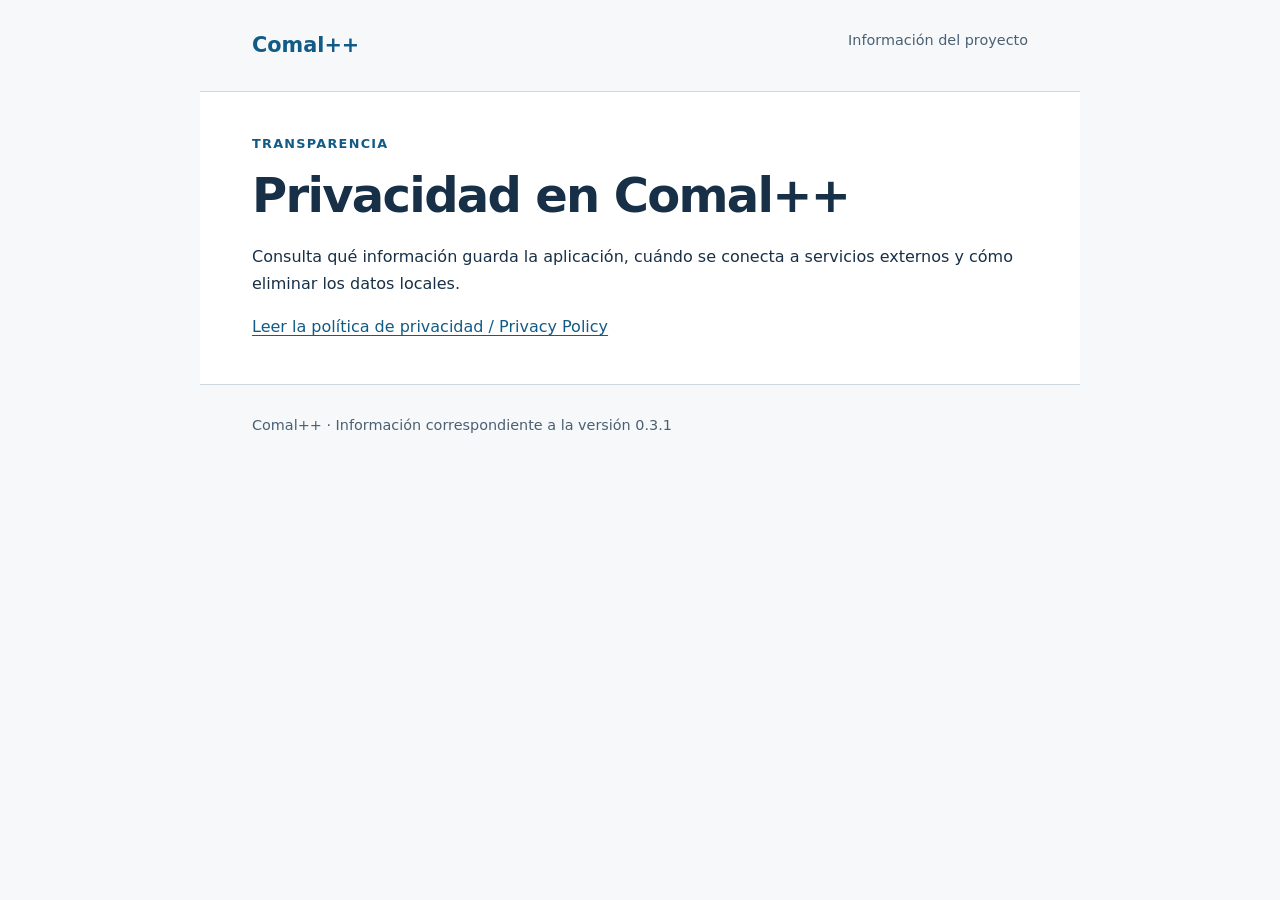
<file: index.html>
<!doctype html>
<html lang="es">
  <head>
    <meta charset="utf-8" />
    <meta name="viewport" content="width=device-width, initial-scale=1" />
    <meta name="referrer" content="no-referrer" />
    <meta
      http-equiv="Content-Security-Policy"
      content="default-src 'none'; style-src 'self'; base-uri 'none'; form-action 'none'"
    />
    <title>Comal++ · Privacidad</title>
    <link rel="stylesheet" href="style.css" />
  </head>
  <body>
    <header><a href="./">Comal++</a><span>Información del proyecto</span></header>
    <main>
      <p class="eyebrow">Transparencia</p>
      <h1>Privacidad en Comal++</h1>
      <p>
        Consulta qué información guarda la aplicación, cuándo se conecta a servicios externos y cómo
        eliminar los datos locales.
      </p>
      <p><a href="privacy/">Leer la política de privacidad / Privacy Policy</a></p>
    </main>
    <footer>Comal++ · Información correspondiente a la versión 0.3.1</footer>
  </body>
</html>
</file>
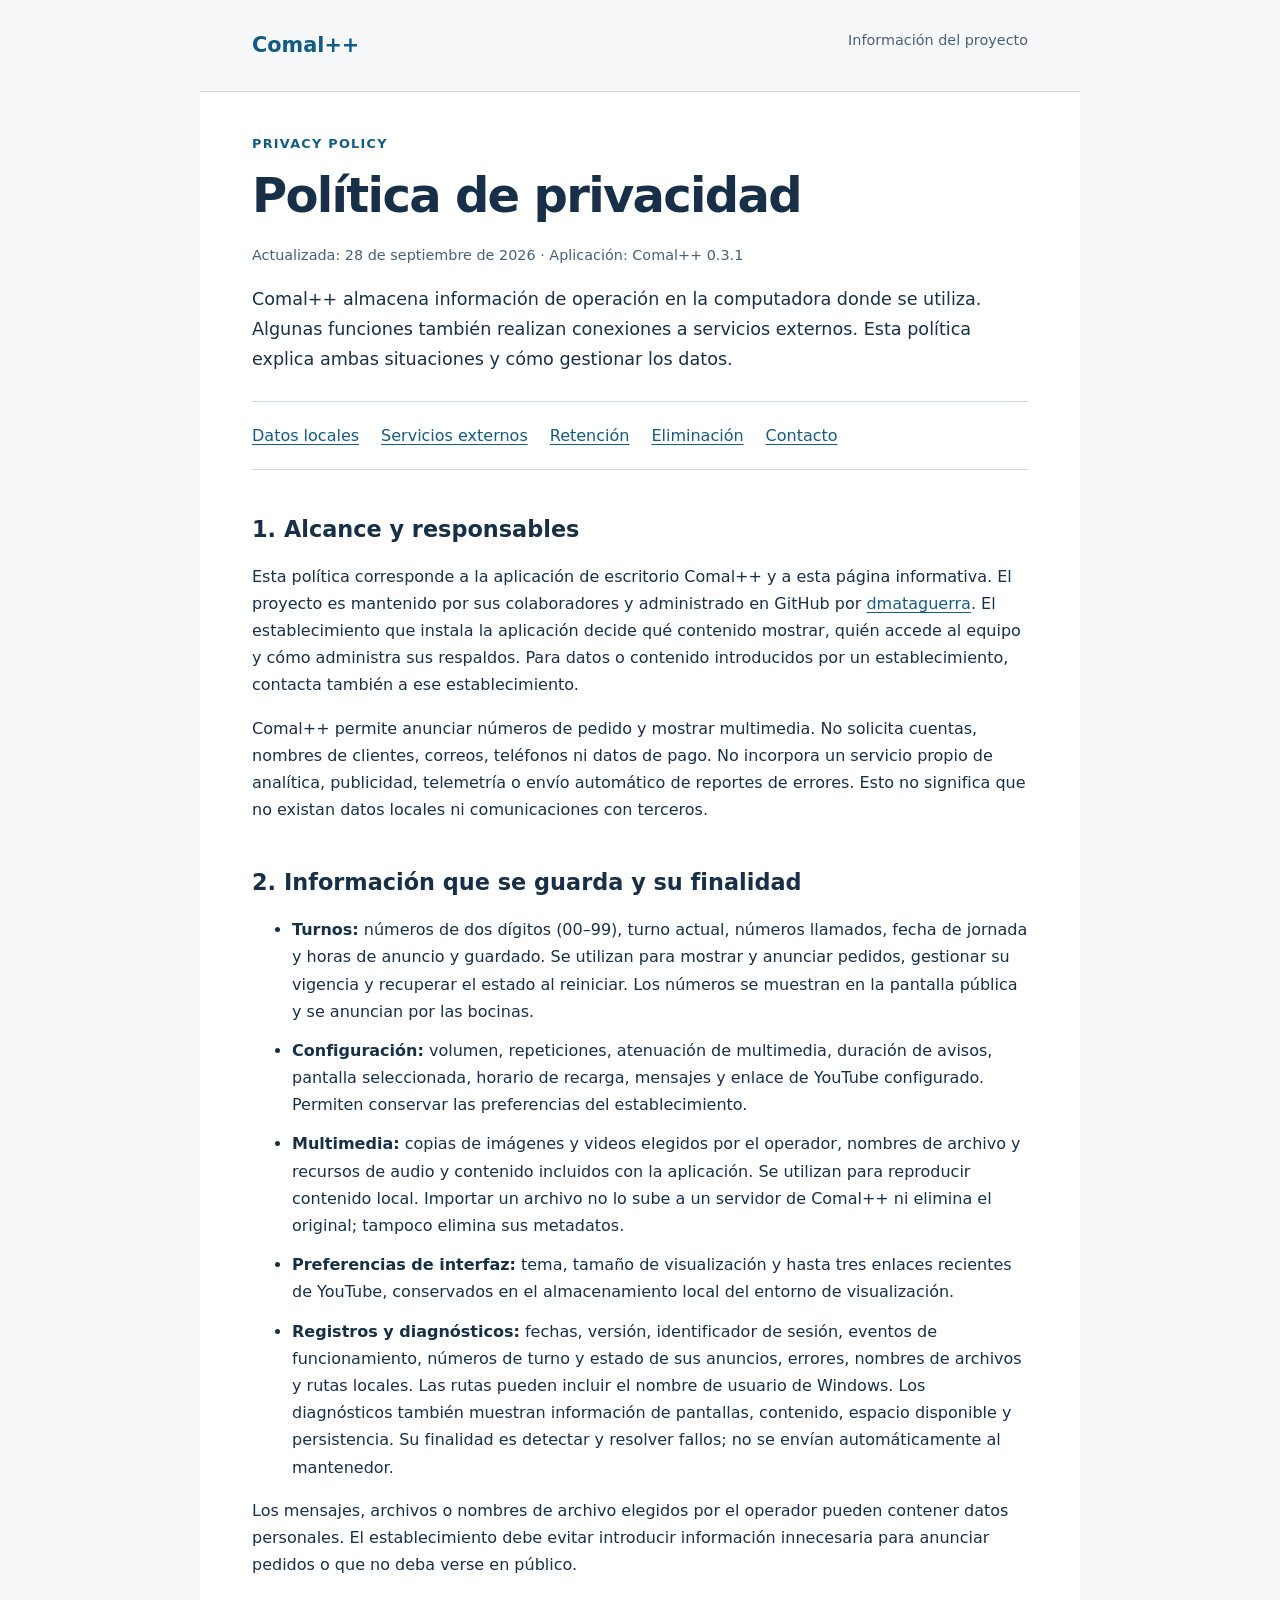
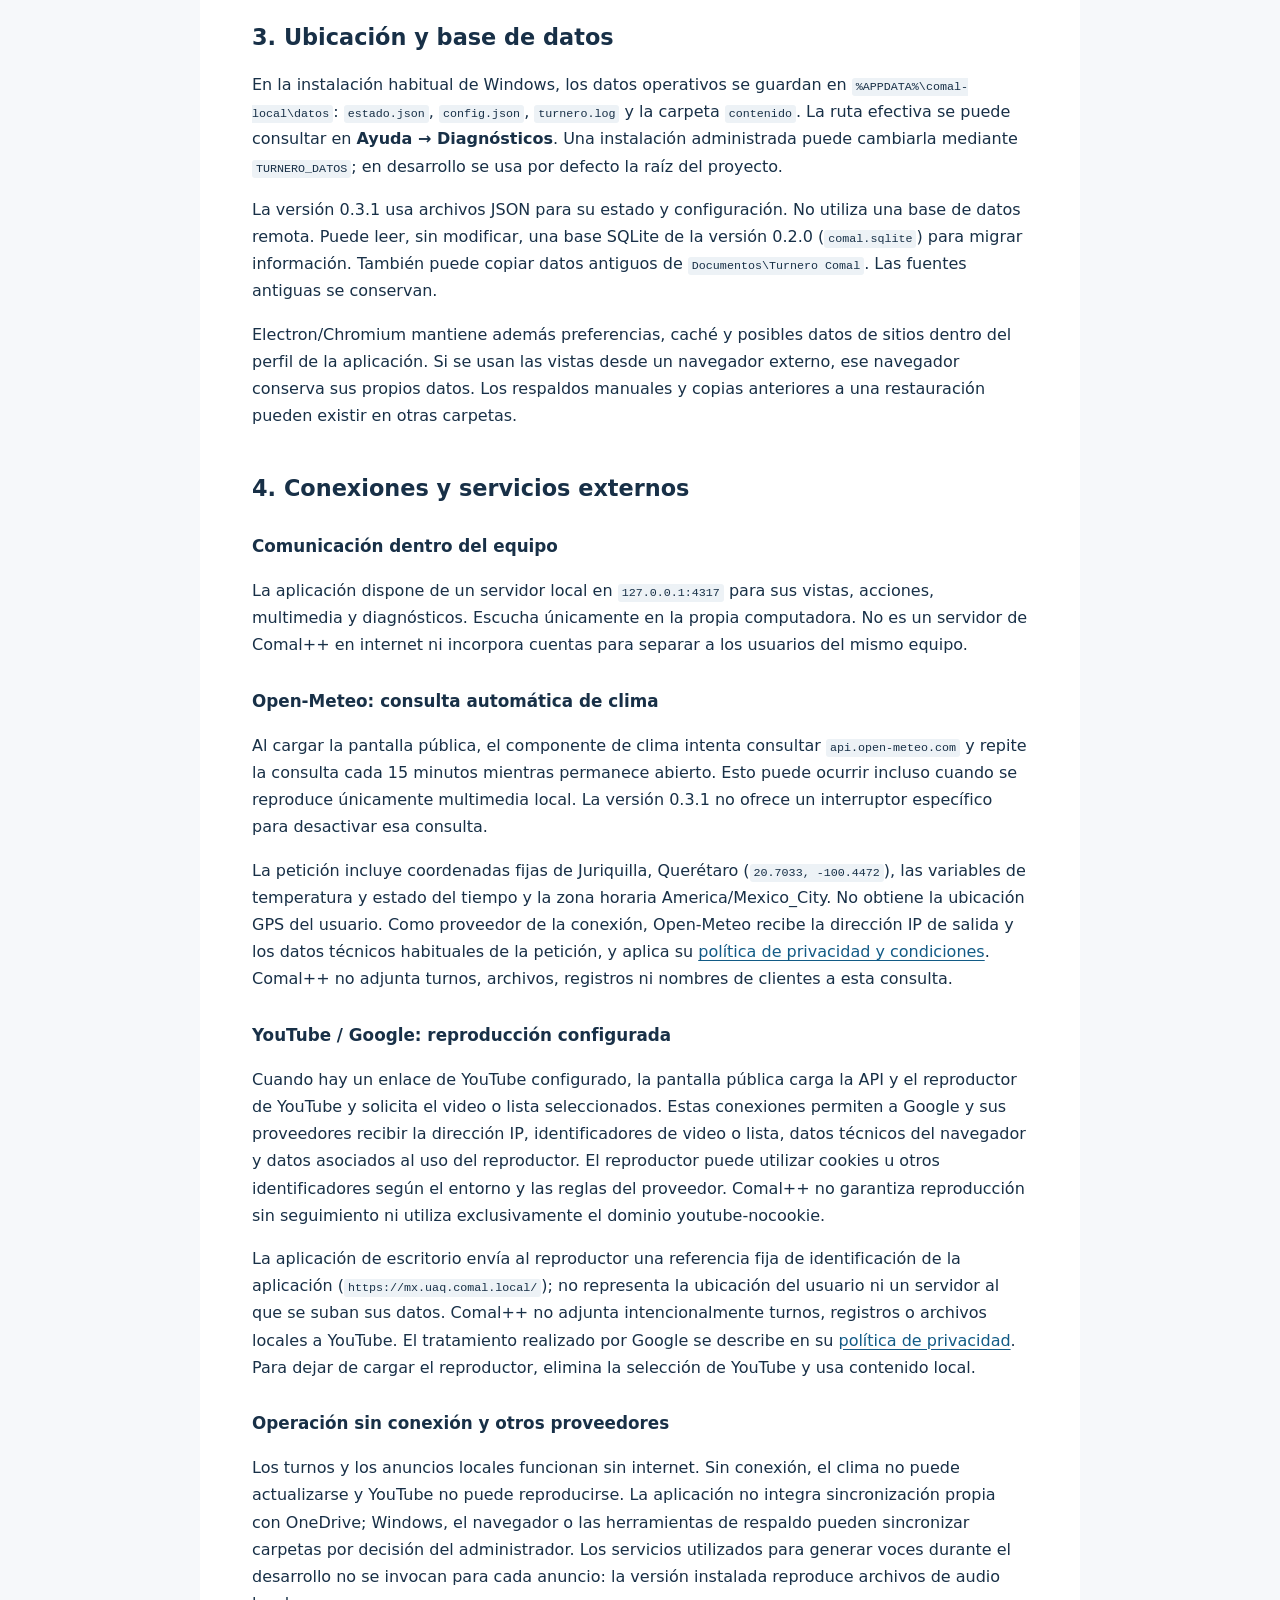
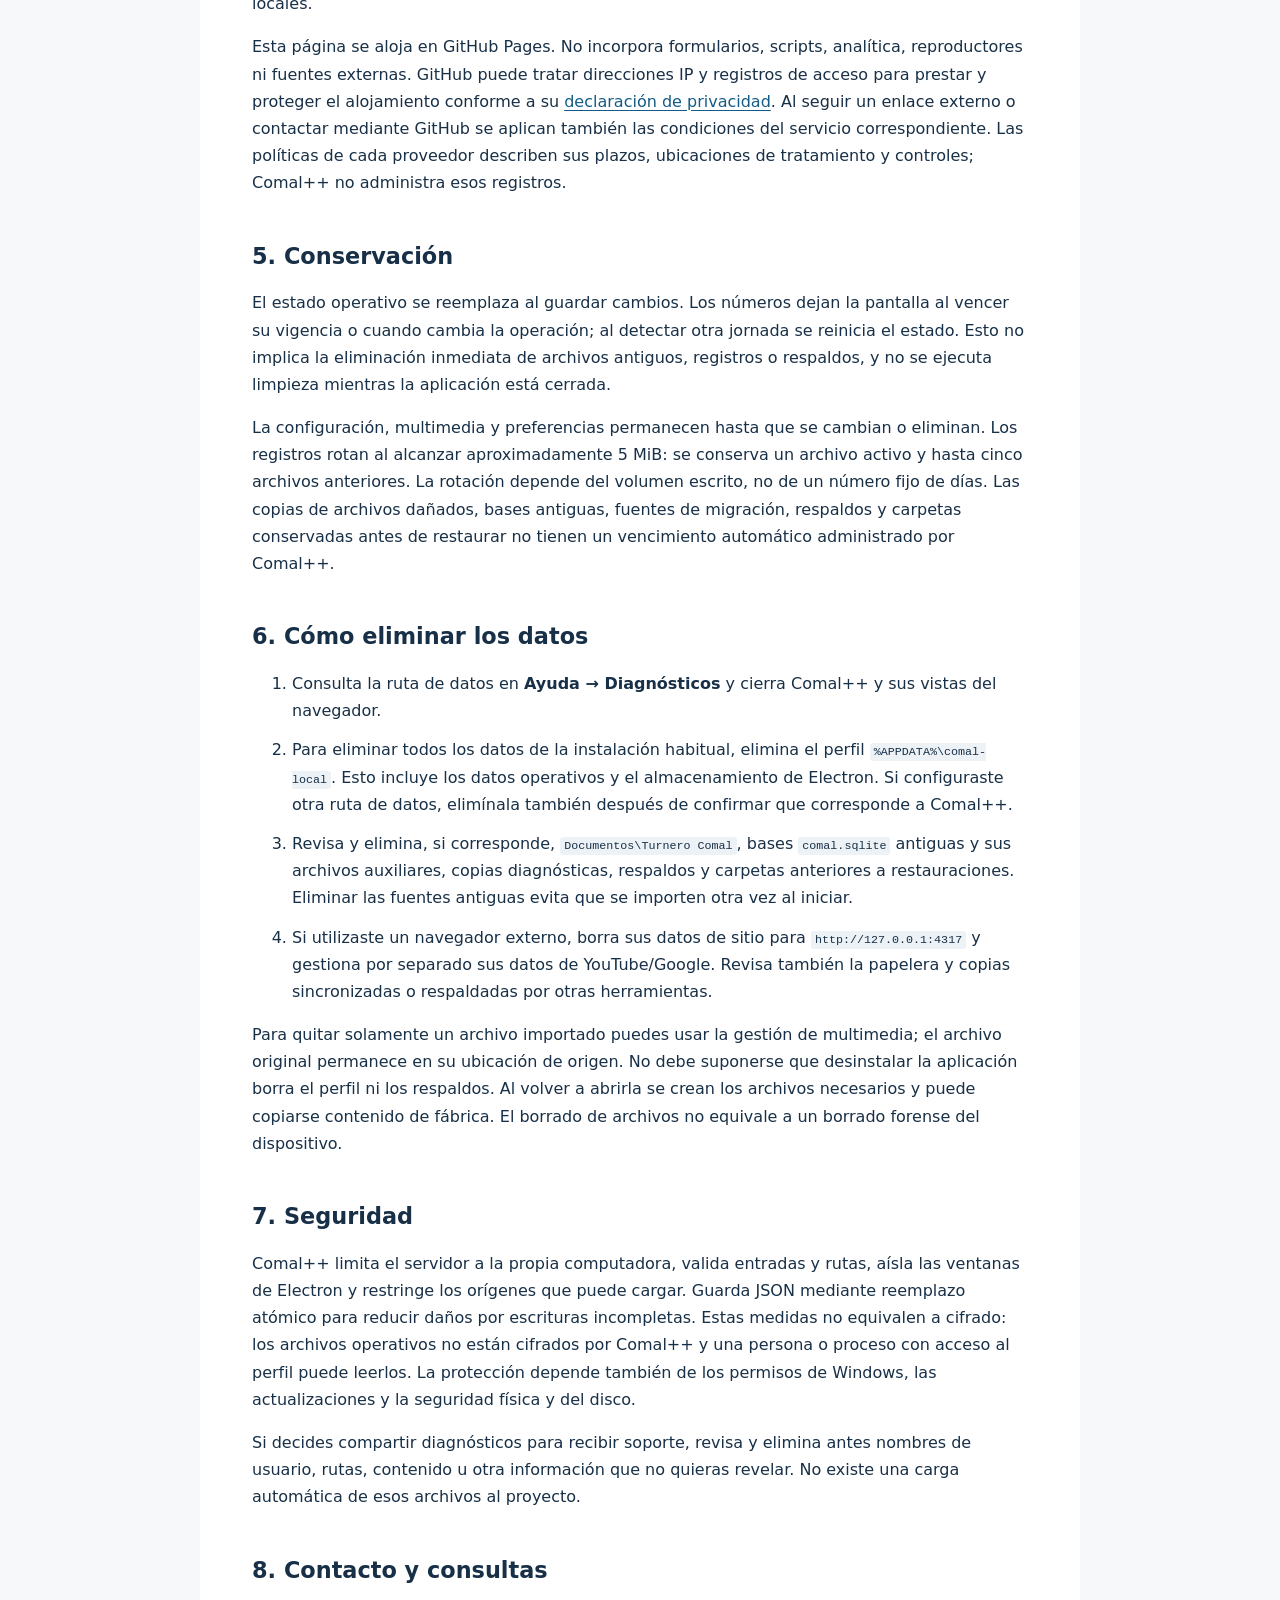
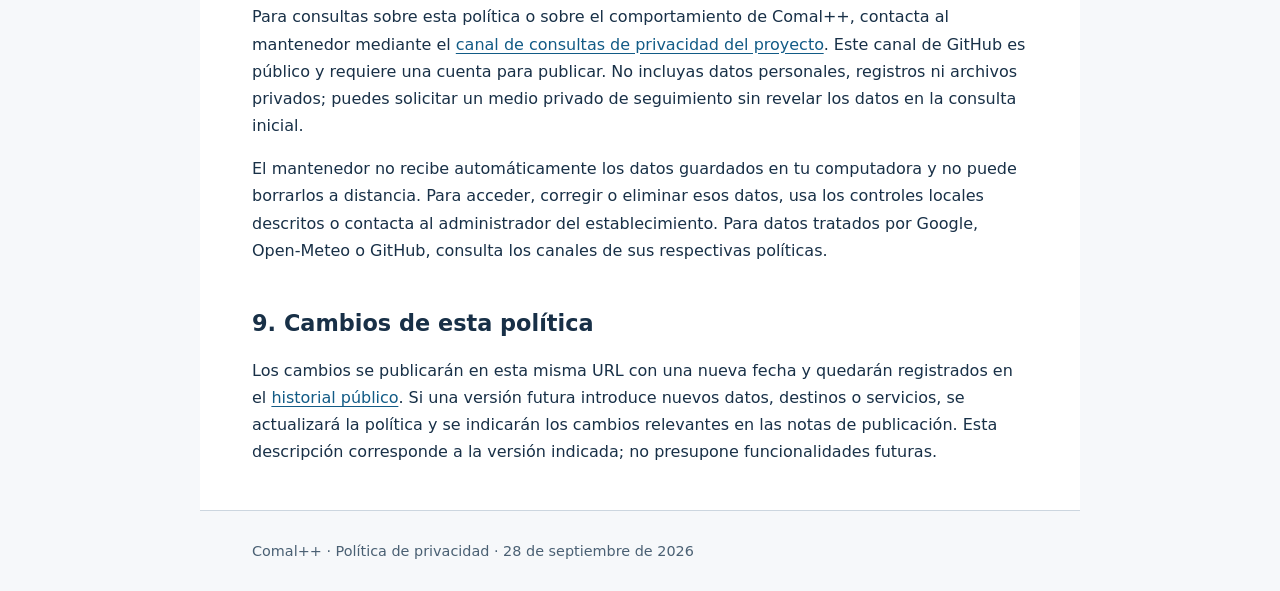
<file: privacy/index.html>
<!doctype html>
<html lang="es">
  <head>
    <meta charset="utf-8" />
    <meta name="viewport" content="width=device-width, initial-scale=1" />
    <meta
      name="description"
      content="Política de privacidad de Comal++: datos locales, conservación, eliminación y servicios externos."
    />
    <meta name="referrer" content="no-referrer" />
    <meta
      http-equiv="Content-Security-Policy"
      content="default-src 'none'; style-src 'self'; base-uri 'none'; form-action 'none'"
    />
    <title>Política de privacidad · Comal++</title>
    <link rel="stylesheet" href="../style.css" />
    <link rel="canonical" href="https://dmataguerra.github.io/comal-privacy/privacy/" />
  </head>
  <body>
    <header><a href="../">Comal++</a><span>Información del proyecto</span></header>
    <main>
      <p class="eyebrow">Privacy Policy</p>
      <h1>Política de privacidad</h1>
      <p class="meta">Actualizada: 28 de septiembre de 2026 · Aplicación: Comal++ 0.3.1</p>
      <p class="intro">
        Comal++ almacena información de operación en la computadora donde se utiliza. Algunas
        funciones también realizan conexiones a servicios externos. Esta política explica ambas
        situaciones y cómo gestionar los datos.
      </p>
      <nav aria-label="Contenido">
        <a href="#datos">Datos locales</a><a href="#servicios">Servicios externos</a
        ><a href="#retencion">Retención</a><a href="#eliminar">Eliminación</a
        ><a href="#contacto">Contacto</a>
      </nav>

      <section aria-labelledby="alcance">
        <h2 id="alcance">1. Alcance y responsables</h2>
        <p>
          Esta política corresponde a la aplicación de escritorio Comal++ y a esta página
          informativa. El proyecto es mantenido por sus colaboradores y administrado en GitHub por
          <a href="https://github.com/dmataguerra">dmataguerra</a>. El establecimiento que instala
          la aplicación decide qué contenido mostrar, quién accede al equipo y cómo administra sus
          respaldos. Para datos o contenido introducidos por un establecimiento, contacta también a
          ese establecimiento.
        </p>
        <p>
          Comal++ permite anunciar números de pedido y mostrar multimedia. No solicita cuentas,
          nombres de clientes, correos, teléfonos ni datos de pago. No incorpora un servicio propio
          de analítica, publicidad, telemetría o envío automático de reportes de errores. Esto no
          significa que no existan datos locales ni comunicaciones con terceros.
        </p>
      </section>

      <section aria-labelledby="datos">
        <h2 id="datos">2. Información que se guarda y su finalidad</h2>
        <ul>
          <li>
            <strong>Turnos:</strong> números de dos dígitos (00–99), turno actual, números llamados,
            fecha de jornada y horas de anuncio y guardado. Se utilizan para mostrar y anunciar
            pedidos, gestionar su vigencia y recuperar el estado al reiniciar. Los números se
            muestran en la pantalla pública y se anuncian por las bocinas.
          </li>
          <li>
            <strong>Configuración:</strong> volumen, repeticiones, atenuación de multimedia,
            duración de avisos, pantalla seleccionada, horario de recarga, mensajes y enlace de
            YouTube configurado. Permiten conservar las preferencias del establecimiento.
          </li>
          <li>
            <strong>Multimedia:</strong> copias de imágenes y videos elegidos por el operador,
            nombres de archivo y recursos de audio y contenido incluidos con la aplicación. Se
            utilizan para reproducir contenido local. Importar un archivo no lo sube a un servidor
            de Comal++ ni elimina el original; tampoco elimina sus metadatos.
          </li>
          <li>
            <strong>Preferencias de interfaz:</strong> tema, tamaño de visualización y hasta tres
            enlaces recientes de YouTube, conservados en el almacenamiento local del entorno de
            visualización.
          </li>
          <li>
            <strong>Registros y diagnósticos:</strong> fechas, versión, identificador de sesión,
            eventos de funcionamiento, números de turno y estado de sus anuncios, errores, nombres
            de archivos y rutas locales. Las rutas pueden incluir el nombre de usuario de Windows.
            Los diagnósticos también muestran información de pantallas, contenido, espacio
            disponible y persistencia. Su finalidad es detectar y resolver fallos; no se envían
            automáticamente al mantenedor.
          </li>
        </ul>
        <p>
          Los mensajes, archivos o nombres de archivo elegidos por el operador pueden contener datos
          personales. El establecimiento debe evitar introducir información innecesaria para
          anunciar pedidos o que no deba verse en público.
        </p>
      </section>

      <section aria-labelledby="ubicacion">
        <h2 id="ubicacion">3. Ubicación y base de datos</h2>
        <p>
          En la instalación habitual de Windows, los datos operativos se guardan en
          <code>%APPDATA%\comal-local\datos</code>: <code>estado.json</code>,
          <code>config.json</code>, <code>turnero.log</code> y la carpeta <code>contenido</code>. La
          ruta efectiva se puede consultar en <strong>Ayuda → Diagnósticos</strong>. Una instalación
          administrada puede cambiarla mediante <code>TURNERO_DATOS</code>; en desarrollo se usa por
          defecto la raíz del proyecto.
        </p>
        <p>
          La versión 0.3.1 usa archivos JSON para su estado y configuración. No utiliza una base de
          datos remota. Puede leer, sin modificar, una base SQLite de la versión 0.2.0
          (<code>comal.sqlite</code>) para migrar información. También puede copiar datos antiguos
          de <code>Documentos\Turnero Comal</code>. Las fuentes antiguas se conservan.
        </p>
        <p>
          Electron/Chromium mantiene además preferencias, caché y posibles datos de sitios dentro
          del perfil de la aplicación. Si se usan las vistas desde un navegador externo, ese
          navegador conserva sus propios datos. Los respaldos manuales y copias anteriores a una
          restauración pueden existir en otras carpetas.
        </p>
      </section>

      <section aria-labelledby="servicios">
        <h2 id="servicios">4. Conexiones y servicios externos</h2>
        <h3>Comunicación dentro del equipo</h3>
        <p>
          La aplicación dispone de un servidor local en <code>127.0.0.1:4317</code> para sus vistas,
          acciones, multimedia y diagnósticos. Escucha únicamente en la propia computadora. No es un
          servidor de Comal++ en internet ni incorpora cuentas para separar a los usuarios del mismo
          equipo.
        </p>
        <h3>Open-Meteo: consulta automática de clima</h3>
        <p>
          Al cargar la pantalla pública, el componente de clima intenta consultar
          <code>api.open-meteo.com</code> y repite la consulta cada 15 minutos mientras permanece
          abierto. Esto puede ocurrir incluso cuando se reproduce únicamente multimedia local. La
          versión 0.3.1 no ofrece un interruptor específico para desactivar esa consulta.
        </p>
        <p>
          La petición incluye coordenadas fijas de Juriquilla, Querétaro (<code
            >20.7033, -100.4472</code
          >), las variables de temperatura y estado del tiempo y la zona horaria
          America/Mexico_City. No obtiene la ubicación GPS del usuario. Como proveedor de la
          conexión, Open-Meteo recibe la dirección IP de salida y los datos técnicos habituales de
          la petición, y aplica su
          <a href="https://open-meteo.com/en/terms">política de privacidad y condiciones</a>.
          Comal++ no adjunta turnos, archivos, registros ni nombres de clientes a esta consulta.
        </p>
        <h3>YouTube / Google: reproducción configurada</h3>
        <p>
          Cuando hay un enlace de YouTube configurado, la pantalla pública carga la API y el
          reproductor de YouTube y solicita el video o lista seleccionados. Estas conexiones
          permiten a Google y sus proveedores recibir la dirección IP, identificadores de video o
          lista, datos técnicos del navegador y datos asociados al uso del reproductor. El
          reproductor puede utilizar cookies u otros identificadores según el entorno y las reglas
          del proveedor. Comal++ no garantiza reproducción sin seguimiento ni utiliza exclusivamente
          el dominio youtube-nocookie.
        </p>
        <p>
          La aplicación de escritorio envía al reproductor una referencia fija de identificación de
          la aplicación (<code>https://mx.uaq.comal.local/</code>); no representa la ubicación del
          usuario ni un servidor al que se suban sus datos. Comal++ no adjunta intencionalmente
          turnos, registros o archivos locales a YouTube. El tratamiento realizado por Google se
          describe en su
          <a href="https://policies.google.com/privacy?hl=es">política de privacidad</a>. Para dejar
          de cargar el reproductor, elimina la selección de YouTube y usa contenido local.
        </p>
        <h3>Operación sin conexión y otros proveedores</h3>
        <p>
          Los turnos y los anuncios locales funcionan sin internet. Sin conexión, el clima no puede
          actualizarse y YouTube no puede reproducirse. La aplicación no integra sincronización
          propia con OneDrive; Windows, el navegador o las herramientas de respaldo pueden
          sincronizar carpetas por decisión del administrador. Los servicios utilizados para generar
          voces durante el desarrollo no se invocan para cada anuncio: la versión instalada
          reproduce archivos de audio locales.
        </p>
        <p>
          Esta página se aloja en GitHub Pages. No incorpora formularios, scripts, analítica,
          reproductores ni fuentes externas. GitHub puede tratar direcciones IP y registros de
          acceso para prestar y proteger el alojamiento conforme a su
          <a
            href="https://docs.github.com/en/site-policy/privacy-policies/github-general-privacy-statement"
            >declaración de privacidad</a
          >. Al seguir un enlace externo o contactar mediante GitHub se aplican también las
          condiciones del servicio correspondiente. Las políticas de cada proveedor describen sus
          plazos, ubicaciones de tratamiento y controles; Comal++ no administra esos registros.
        </p>
      </section>

      <section aria-labelledby="retencion">
        <h2 id="retencion">5. Conservación</h2>
        <p>
          El estado operativo se reemplaza al guardar cambios. Los números dejan la pantalla al
          vencer su vigencia o cuando cambia la operación; al detectar otra jornada se reinicia el
          estado. Esto no implica la eliminación inmediata de archivos antiguos, registros o
          respaldos, y no se ejecuta limpieza mientras la aplicación está cerrada.
        </p>
        <p>
          La configuración, multimedia y preferencias permanecen hasta que se cambian o eliminan.
          Los registros rotan al alcanzar aproximadamente 5 MiB: se conserva un archivo activo y
          hasta cinco archivos anteriores. La rotación depende del volumen escrito, no de un número
          fijo de días. Las copias de archivos dañados, bases antiguas, fuentes de migración,
          respaldos y carpetas conservadas antes de restaurar no tienen un vencimiento automático
          administrado por Comal++.
        </p>
      </section>

      <section aria-labelledby="eliminar">
        <h2 id="eliminar">6. Cómo eliminar los datos</h2>
        <ol>
          <li>
            Consulta la ruta de datos en <strong>Ayuda → Diagnósticos</strong> y cierra Comal++ y
            sus vistas del navegador.
          </li>
          <li>
            Para eliminar todos los datos de la instalación habitual, elimina el perfil
            <code>%APPDATA%\comal-local</code>. Esto incluye los datos operativos y el
            almacenamiento de Electron. Si configuraste otra ruta de datos, elimínala también
            después de confirmar que corresponde a Comal++.
          </li>
          <li>
            Revisa y elimina, si corresponde, <code>Documentos\Turnero Comal</code>, bases
            <code>comal.sqlite</code> antiguas y sus archivos auxiliares, copias diagnósticas,
            respaldos y carpetas anteriores a restauraciones. Eliminar las fuentes antiguas evita
            que se importen otra vez al iniciar.
          </li>
          <li>
            Si utilizaste un navegador externo, borra sus datos de sitio para
            <code>http://127.0.0.1:4317</code> y gestiona por separado sus datos de YouTube/Google.
            Revisa también la papelera y copias sincronizadas o respaldadas por otras herramientas.
          </li>
        </ol>
        <p>
          Para quitar solamente un archivo importado puedes usar la gestión de multimedia; el
          archivo original permanece en su ubicación de origen. No debe suponerse que desinstalar la
          aplicación borra el perfil ni los respaldos. Al volver a abrirla se crean los archivos
          necesarios y puede copiarse contenido de fábrica. El borrado de archivos no equivale a un
          borrado forense del dispositivo.
        </p>
      </section>

      <section aria-labelledby="seguridad">
        <h2 id="seguridad">7. Seguridad</h2>
        <p>
          Comal++ limita el servidor a la propia computadora, valida entradas y rutas, aísla las
          ventanas de Electron y restringe los orígenes que puede cargar. Guarda JSON mediante
          reemplazo atómico para reducir daños por escrituras incompletas. Estas medidas no
          equivalen a cifrado: los archivos operativos no están cifrados por Comal++ y una persona o
          proceso con acceso al perfil puede leerlos. La protección depende también de los permisos
          de Windows, las actualizaciones y la seguridad física y del disco.
        </p>
        <p>
          Si decides compartir diagnósticos para recibir soporte, revisa y elimina antes nombres de
          usuario, rutas, contenido u otra información que no quieras revelar. No existe una carga
          automática de esos archivos al proyecto.
        </p>
      </section>

      <section aria-labelledby="contacto">
        <h2 id="contacto">8. Contacto y consultas</h2>
        <p>
          Para consultas sobre esta política o sobre el comportamiento de Comal++, contacta al
          mantenedor mediante el
          <a href="https://github.com/dmataguerra/comal-privacy/issues/new"
            >canal de consultas de privacidad del proyecto</a
          >. Este canal de GitHub es público y requiere una cuenta para publicar. No incluyas datos
          personales, registros ni archivos privados; puedes solicitar un medio privado de
          seguimiento sin revelar los datos en la consulta inicial.
        </p>
        <p>
          El mantenedor no recibe automáticamente los datos guardados en tu computadora y no puede
          borrarlos a distancia. Para acceder, corregir o eliminar esos datos, usa los controles
          locales descritos o contacta al administrador del establecimiento. Para datos tratados por
          Google, Open-Meteo o GitHub, consulta los canales de sus respectivas políticas.
        </p>
      </section>

      <section aria-labelledby="cambios">
        <h2 id="cambios">9. Cambios de esta política</h2>
        <p>
          Los cambios se publicarán en esta misma URL con una nueva fecha y quedarán registrados en
          el <a href="https://github.com/dmataguerra/comal-privacy">historial público</a>. Si una
          versión futura introduce nuevos datos, destinos o servicios, se actualizará la política y
          se indicarán los cambios relevantes en las notas de publicación. Esta descripción
          corresponde a la versión indicada; no presupone funcionalidades futuras.
        </p>
      </section>
    </main>
    <footer>Comal++ · Política de privacidad · 28 de septiembre de 2026</footer>
  </body>
</html>
</file>
<file: style.css>
:root {
  color-scheme: light;
  font-family:
    system-ui,
    -apple-system,
    'Segoe UI',
    sans-serif;
  color: #183047;
  background: #f6f8fa;
  line-height: 1.7;
}
* {
  box-sizing: border-box;
}
body {
  margin: 0;
}
header,
main,
footer {
  max-width: 880px;
  margin: auto;
  padding: 28px clamp(20px, 5vw, 52px);
}
header {
  display: flex;
  flex-wrap: wrap;
  justify-content: space-between;
  gap: 12px;
  border-bottom: 1px solid #ccd6df;
}
header a {
  font-size: 1.3rem;
  font-weight: 750;
  text-decoration: none;
}
header span,
.meta,
footer {
  color: #4a6073;
  font-size: 0.9rem;
}
main {
  background: white;
}
h1 {
  font-size: clamp(2rem, 5vw, 3rem);
  line-height: 1.15;
  letter-spacing: -0.035em;
  margin: 10px 0 20px;
}
h2 {
  font-size: 1.4rem;
  line-height: 1.35;
  margin-top: 44px;
  scroll-margin-top: 24px;
}
h3 {
  font-size: 1.05rem;
  margin-top: 28px;
}
p,
li {
  overflow-wrap: anywhere;
}
li {
  margin-bottom: 12px;
}
a {
  color: #125b86;
  text-underline-offset: 3px;
}
a:hover {
  color: #063550;
}
a:focus-visible {
  outline: 3px solid #9a5400;
  outline-offset: 4px;
}
.eyebrow {
  color: #125b86;
  font-weight: 750;
  text-transform: uppercase;
  letter-spacing: 0.1em;
  font-size: 0.8rem;
}
.intro {
  font-size: 1.1rem;
}
nav {
  display: flex;
  flex-wrap: wrap;
  gap: 10px 22px;
  padding: 20px 0;
  border-block: 1px solid #ccd6df;
  margin-top: 26px;
}
code {
  font-size: 0.9em;
  background: #edf2f6;
  padding: 2px 4px;
  border-radius: 3px;
}
footer {
  border-top: 1px solid #ccd6df;
}
@media print {
  :root,
  main {
    background: white;
  }
  header,
  nav,
  footer {
    display: none;
  }
  main {
    max-width: none;
    padding: 0;
  }
  h2,
  h3 {
    break-after: avoid;
  }
}
</file>
